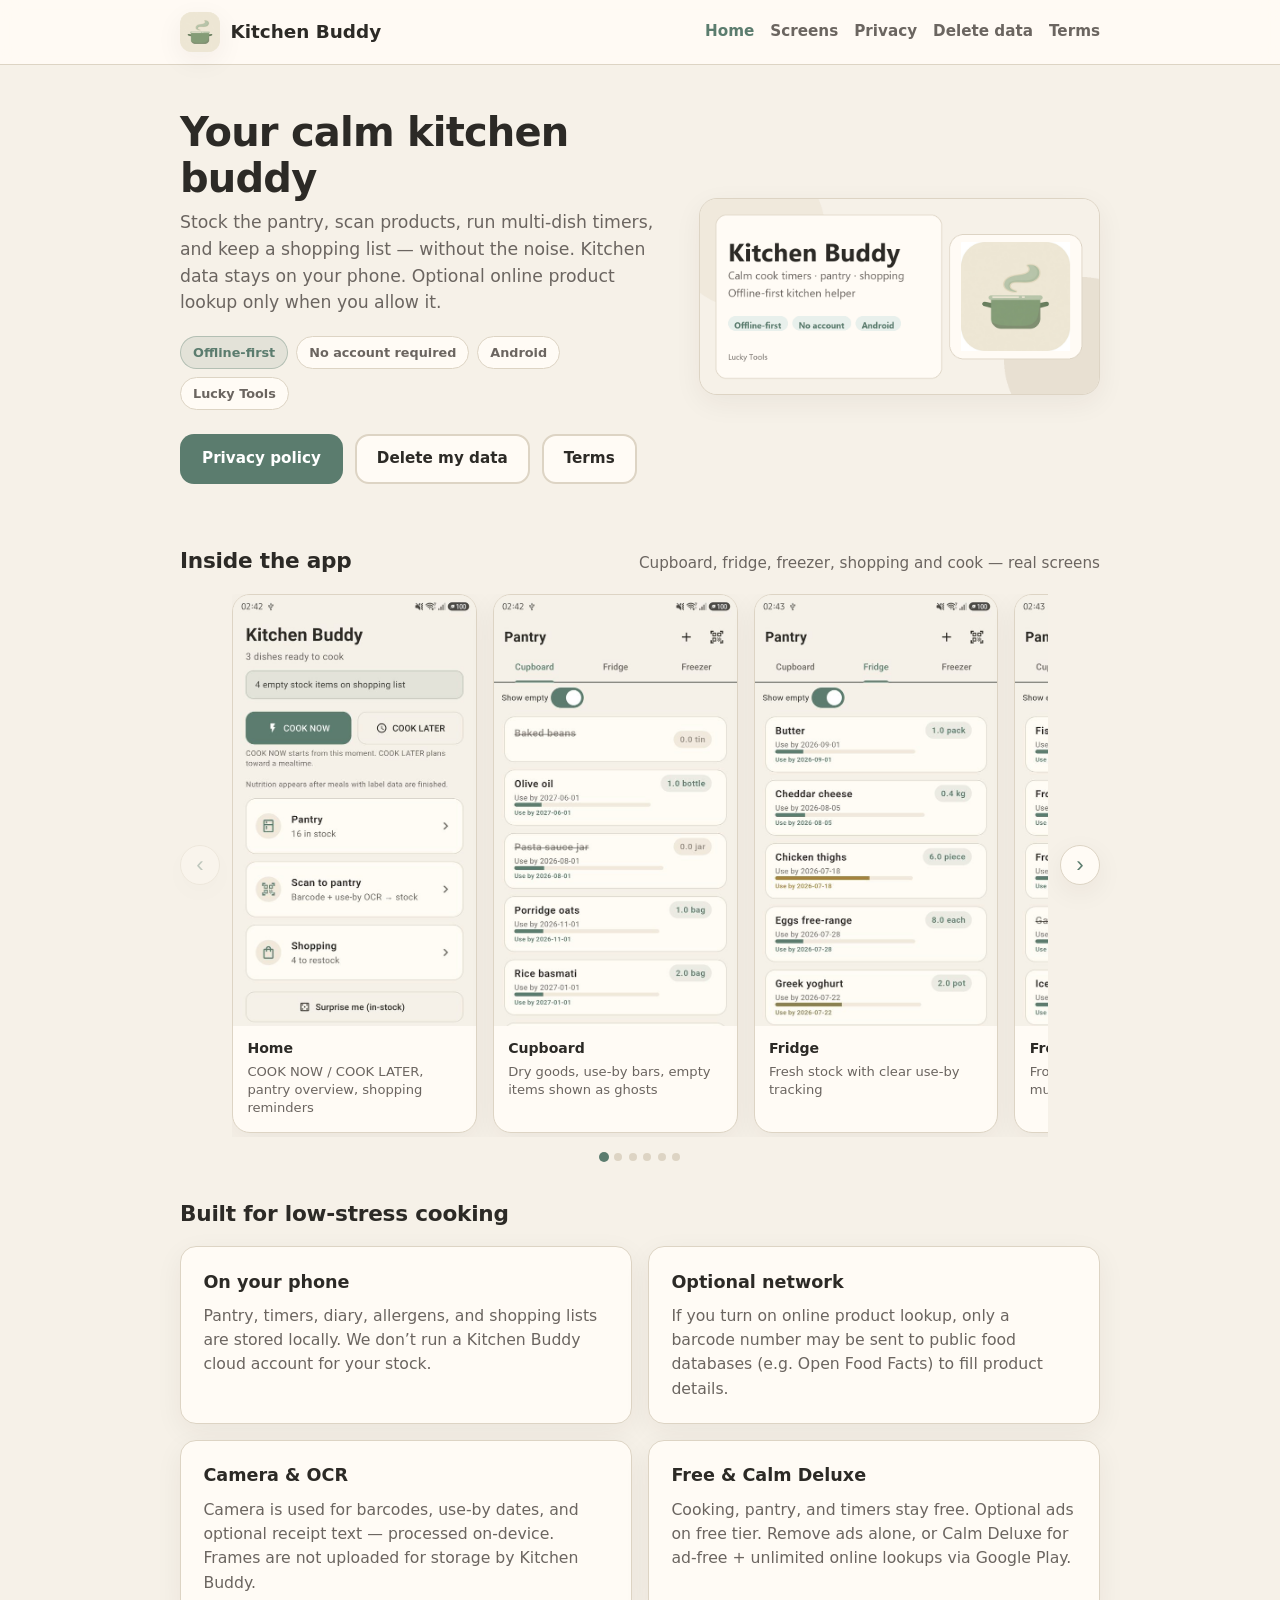
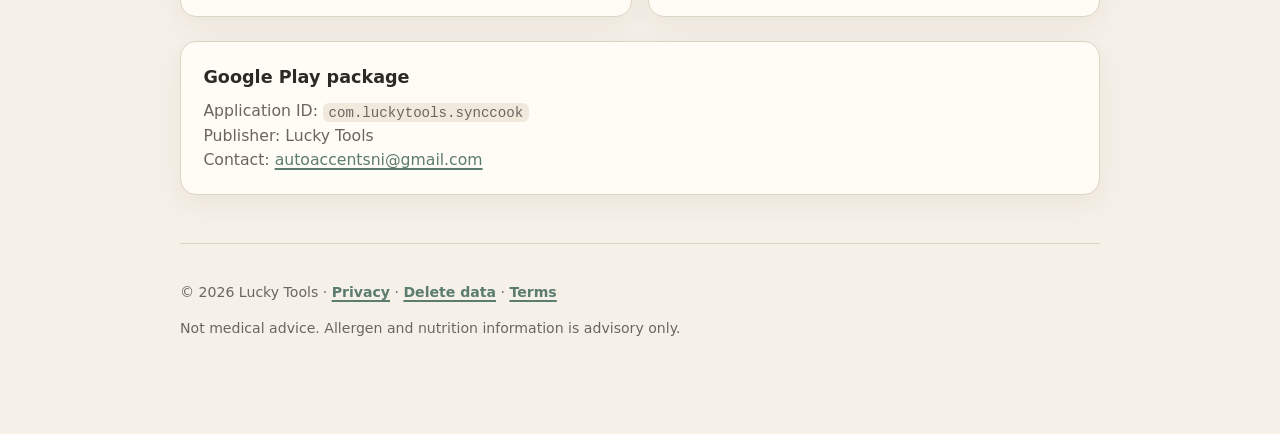
<file: index.html>
<!DOCTYPE html>
<html lang="en-GB">
<head>
  <meta charset="utf-8" />
  <meta name="viewport" content="width=device-width, initial-scale=1" />
  <title>Kitchen Buddy — calm kitchen, on your phone</title>
  <meta name="description" content="Kitchen Buddy is a calm, privacy-first kitchen assistant for Android. Pantry, multi-dish cook timers, shopping lists — offline-first by Lucky Tools." />
  <meta property="og:title" content="Kitchen Buddy" />
  <meta property="og:description" content="Calm cook timers, pantry stock and shopping lists. Offline-first kitchen helper." />
  <meta property="og:image" content="assets/feature_graphic.png" />
  <link rel="stylesheet" href="styles.css" />
  <link rel="icon" type="image/png" href="assets/icon_512.png" />
  <link rel="apple-touch-icon" href="assets/icon_512.png" />
</head>
<body>
  <header class="site-header">
    <div class="inner">
      <a class="brand" href="index.html">
        <span class="brand-mark" aria-hidden="true">
          <img src="assets/icon_512.png" alt="" width="40" height="40" />
        </span>
        Kitchen Buddy
      </a>
      <nav class="nav" aria-label="Main">
        <a href="index.html" aria-current="page">Home</a>
        <a href="#screens">Screens</a>
        <a href="privacy.html">Privacy</a>
        <a href="delete-data.html">Delete data</a>
        <a href="terms.html">Terms</a>
      </nav>
    </div>
  </header>

  <main class="wrap">
    <section class="hero">
      <div>
        <h1>Your calm kitchen buddy</h1>
        <p class="lede">
          Stock the pantry, scan products, run multi-dish timers, and keep a shopping
          list — without the noise. Kitchen data stays on your phone. Optional online
          product lookup only when you allow it.
        </p>
        <div class="badge-row">
          <span class="badge accent">Offline-first</span>
          <span class="badge">No account required</span>
          <span class="badge">Android</span>
          <span class="badge">Lucky Tools</span>
        </div>
        <div class="btn-row">
          <a class="btn btn-primary" href="privacy.html">Privacy policy</a>
          <a class="btn btn-secondary" href="delete-data.html">Delete my data</a>
          <a class="btn btn-secondary" href="terms.html">Terms</a>
        </div>
      </div>
      <div class="hero-visual">
        <img
          class="hero-feature"
          src="assets/feature_graphic.png"
          width="1024"
          height="500"
          alt="Kitchen Buddy — calm cook timers, pantry, shopping. Offline-first kitchen helper by Lucky Tools."
        />
      </div>
    </section>

    <section class="section" id="screens" aria-labelledby="screens-title">
      <div class="section-head">
        <h2 id="screens-title">Inside the app</h2>
        <p>Cupboard, fridge, freezer, shopping and cook — real screens</p>
      </div>

      <div class="lc-carousel" aria-roledescription="carousel" aria-label="Kitchen Buddy screenshots">
        <button class="lc-carousel-btn lc-carousel-prev" type="button" aria-label="Previous screenshot">&#8249;</button>

        <div class="lc-carousel-track" id="shotsTrack">
          <article class="shot-card">
            <figure>
              <img src="assets/01_home.jpg" alt="Kitchen Buddy home screen with COOK NOW and COOK LATER" loading="lazy" />
            </figure>
            <figcaption>
              Home
              <span>COOK NOW / COOK LATER, pantry overview, shopping reminders</span>
            </figcaption>
          </article>
          <article class="shot-card">
            <figure>
              <img src="assets/02_pantry_cupboard.jpg" alt="Cupboard pantry with pasta, rice and oils" loading="lazy" />
            </figure>
            <figcaption>
              Cupboard
              <span>Dry goods, use-by bars, empty items shown as ghosts</span>
            </figcaption>
          </article>
          <article class="shot-card">
            <figure>
              <img src="assets/03_pantry_fridge.jpg" alt="Fridge pantry with milk, eggs, chicken and cheese" loading="lazy" />
            </figure>
            <figcaption>
              Fridge
              <span>Fresh stock with clear use-by tracking</span>
            </figcaption>
          </article>
          <article class="shot-card">
            <figure>
              <img src="assets/04_pantry_freezer.jpg" alt="Freezer pantry with peas, fish fingers and ice cream" loading="lazy" />
            </figure>
            <figcaption>
              Freezer
              <span>Frozen favourites ready for multi-dish cooking</span>
            </figcaption>
          </article>
          <article class="shot-card">
            <figure>
              <img src="assets/05_shopping.jpg" alt="Shopping list grouped by store with Restock buttons" loading="lazy" />
            </figure>
            <figcaption>
              Shopping
              <span>Empty or low stock, grouped by store, one-tap restock</span>
            </figcaption>
          </article>
          <article class="shot-card">
            <figure>
              <img src="assets/06_cook.jpg" alt="Cook screen with selected dishes and 25 minute meal summary" loading="lazy" />
            </figure>
            <figcaption>
              Cook
              <span>Multi-dish plan, shared finish time, calm step flow</span>
            </figcaption>
          </article>
        </div>

        <button class="lc-carousel-btn lc-carousel-next" type="button" aria-label="Next screenshot">&#8250;</button>
      </div>

      <div class="lc-carousel-dots" id="shotsDots" aria-label="Choose screenshot"></div>
    </section>

    <section class="section" aria-labelledby="features-title">
      <div class="section-head">
        <h2 id="features-title">Built for low-stress cooking</h2>
      </div>
      <div class="grid-2">
        <article class="card">
          <h3>On your phone</h3>
          <p>
            Pantry, timers, diary, allergens, and shopping lists are stored locally.
            We don’t run a Kitchen Buddy cloud account for your stock.
          </p>
        </article>
        <article class="card">
          <h3>Optional network</h3>
          <p>
            If you turn on online product lookup, only a barcode number may be sent
            to public food databases (e.g. Open Food Facts) to fill product details.
          </p>
        </article>
        <article class="card">
          <h3>Camera &amp; OCR</h3>
          <p>
            Camera is used for barcodes, use-by dates, and optional receipt text —
            processed on-device. Frames are not uploaded for storage by Kitchen Buddy.
          </p>
        </article>
        <article class="card">
          <h3>Free &amp; Calm Deluxe</h3>
          <p>
            Cooking, pantry, and timers stay free. Optional ads on free tier.
            Remove ads alone, or Calm Deluxe for ad-free + unlimited online lookups
            via Google Play.
          </p>
        </article>
      </div>
    </section>

    <article class="card meta-card" style="margin-top: 1.5rem">
      <h3>Google Play package</h3>
      <p>
        Application ID: <code>com.luckytools.synccook</code><br />
        Publisher: Lucky Tools<br />
        Contact:
        <a href="mailto:autoaccentsni@gmail.com">autoaccentsni@gmail.com</a>
      </p>
    </article>

    <footer class="site-footer">
      <p>
        © <span id="y"></span> Lucky Tools ·
        <a href="privacy.html">Privacy</a> ·
        <a href="delete-data.html">Delete data</a> ·
        <a href="terms.html">Terms</a>
      </p>
      <p>Not medical advice. Allergen and nutrition information is advisory only.</p>
    </footer>
  </main>
  <script>document.getElementById('y').textContent = new Date().getFullYear();</script>
  <script src="site.js"></script>
</body>
</html>
</file>
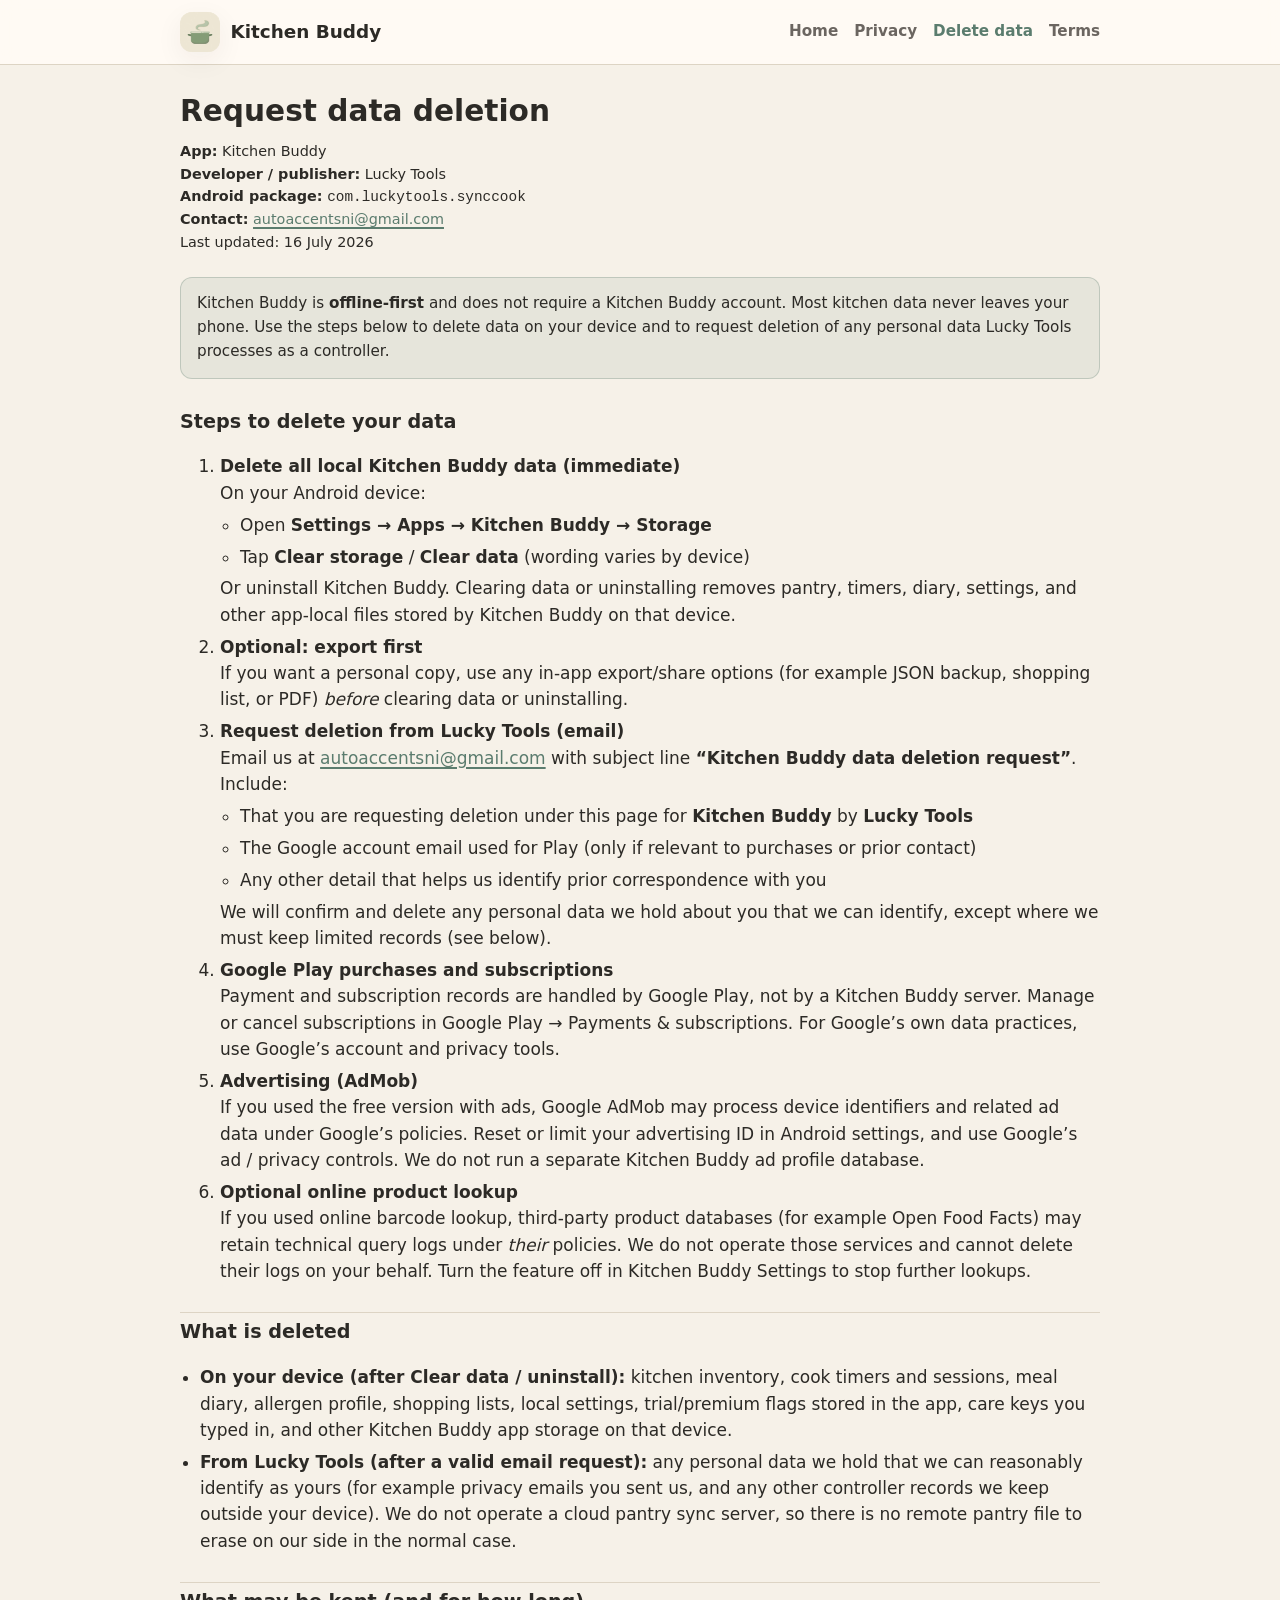
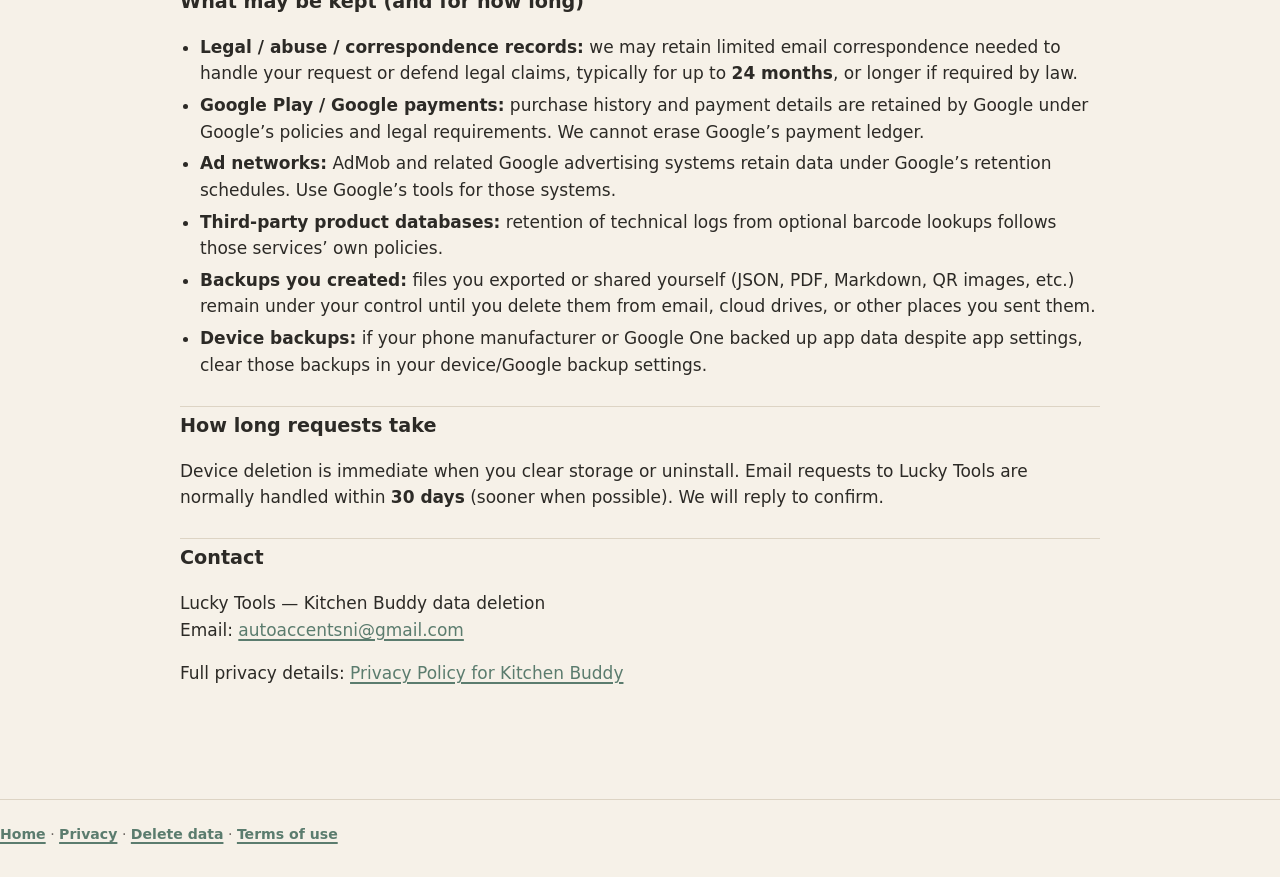
<file: delete-data.html>
<!DOCTYPE html>
<html lang="en-GB">
<head>
  <meta charset="utf-8" />
  <meta name="viewport" content="width=device-width, initial-scale=1" />
  <title>Request data deletion — Kitchen Buddy by Lucky Tools</title>
  <meta name="description" content="How to delete your Kitchen Buddy (Lucky Tools) app data and request deletion of any personal data we process." />
  <link rel="stylesheet" href="styles.css" />
  <link rel="icon" href="data:image/svg+xml,<svg xmlns='http://www.w3.org/2000/svg' viewBox='0 0 100 100'><text y='.9em' font-size='90'>🍲</text></svg>" />
</head>
<body>
  <header class="site-header">
    <div class="inner">
      <a class="brand" href="index.html">
        <span class="brand-mark" aria-hidden="true">
          <img src="assets/icon_512.png" alt="" width="40" height="40" />
        </span>
        Kitchen Buddy
      </a>
      <nav class="nav" aria-label="Main">
        <a href="index.html">Home</a>
        <a href="privacy.html">Privacy</a>
        <a href="delete-data.html" aria-current="page">Delete data</a>
        <a href="terms.html">Terms</a>
      </nav>
    </div>
  </header>

  <main class="wrap doc">
    <h1>Request data deletion</h1>
    <p class="doc-meta">
      <strong>App:</strong> Kitchen Buddy<br />
      <strong>Developer / publisher:</strong> Lucky Tools<br />
      <strong>Android package:</strong> <code>com.luckytools.synccook</code><br />
      <strong>Contact:</strong> <a href="mailto:autoaccentsni@gmail.com?subject=Kitchen%20Buddy%20data%20deletion%20request">autoaccentsni@gmail.com</a><br />
      Last updated: 16 July 2026
    </p>

    <div class="note">
      Kitchen Buddy is <strong>offline-first</strong> and does not require a Kitchen Buddy account.
      Most kitchen data never leaves your phone. Use the steps below to delete data on your device
      and to request deletion of any personal data Lucky Tools processes as a controller.
    </div>

    <h2 id="steps">Steps to delete your data</h2>
    <ol>
      <li>
        <strong>Delete all local Kitchen Buddy data (immediate)</strong><br />
        On your Android device:
        <ul>
          <li>Open <strong>Settings → Apps → Kitchen Buddy → Storage</strong></li>
          <li>Tap <strong>Clear storage</strong> / <strong>Clear data</strong> (wording varies by device)</li>
        </ul>
        Or uninstall Kitchen Buddy. Clearing data or uninstalling removes pantry, timers, diary,
        settings, and other app-local files stored by Kitchen Buddy on that device.
      </li>
      <li>
        <strong>Optional: export first</strong><br />
        If you want a personal copy, use any in-app export/share options (for example JSON backup,
        shopping list, or PDF) <em>before</em> clearing data or uninstalling.
      </li>
      <li>
        <strong>Request deletion from Lucky Tools (email)</strong><br />
        Email us at
        <a href="mailto:autoaccentsni@gmail.com?subject=Kitchen%20Buddy%20data%20deletion%20request">autoaccentsni@gmail.com</a>
        with subject line <strong>“Kitchen Buddy data deletion request”</strong>.
        Include:
        <ul>
          <li>That you are requesting deletion under this page for <strong>Kitchen Buddy</strong> by <strong>Lucky Tools</strong></li>
          <li>The Google account email used for Play (only if relevant to purchases or prior contact)</li>
          <li>Any other detail that helps us identify prior correspondence with you</li>
        </ul>
        We will confirm and delete any personal data we hold about you that we can identify,
        except where we must keep limited records (see below).
      </li>
      <li>
        <strong>Google Play purchases and subscriptions</strong><br />
        Payment and subscription records are handled by Google Play, not by a Kitchen Buddy server.
        Manage or cancel subscriptions in Google Play → Payments &amp; subscriptions.
        For Google’s own data practices, use Google’s account and privacy tools.
      </li>
      <li>
        <strong>Advertising (AdMob)</strong><br />
        If you used the free version with ads, Google AdMob may process device identifiers and
        related ad data under Google’s policies. Reset or limit your advertising ID in Android
        settings, and use Google’s ad / privacy controls. We do not run a separate Kitchen Buddy
        ad profile database.
      </li>
      <li>
        <strong>Optional online product lookup</strong><br />
        If you used online barcode lookup, third-party product databases (for example Open Food Facts)
        may retain technical query logs under <em>their</em> policies. We do not operate those services
        and cannot delete their logs on your behalf. Turn the feature off in Kitchen Buddy Settings
        to stop further lookups.
      </li>
    </ol>

    <h2 id="what-deleted">What is deleted</h2>
    <ul>
      <li>
        <strong>On your device (after Clear data / uninstall):</strong>
        kitchen inventory, cook timers and sessions, meal diary, allergen profile, shopping lists,
        local settings, trial/premium flags stored in the app, care keys you typed in, and other
        Kitchen Buddy app storage on that device.
      </li>
      <li>
        <strong>From Lucky Tools (after a valid email request):</strong>
        any personal data we hold that we can reasonably identify as yours (for example privacy
        emails you sent us, and any other controller records we keep outside your device).
        We do not operate a cloud pantry sync server, so there is no remote pantry file to erase
        on our side in the normal case.
      </li>
    </ul>

    <h2 id="what-kept">What may be kept (and for how long)</h2>
    <ul>
      <li>
        <strong>Legal / abuse / correspondence records:</strong> we may retain limited email
        correspondence needed to handle your request or defend legal claims, typically for up to
        <strong>24 months</strong>, or longer if required by law.
      </li>
      <li>
        <strong>Google Play / Google payments:</strong> purchase history and payment details are
        retained by Google under Google’s policies and legal requirements. We cannot erase Google’s
        payment ledger.
      </li>
      <li>
        <strong>Ad networks:</strong> AdMob and related Google advertising systems retain data
        under Google’s retention schedules. Use Google’s tools for those systems.
      </li>
      <li>
        <strong>Third-party product databases:</strong> retention of technical logs from optional
        barcode lookups follows those services’ own policies.
      </li>
      <li>
        <strong>Backups you created:</strong> files you exported or shared yourself (JSON, PDF,
        Markdown, QR images, etc.) remain under your control until you delete them from email,
        cloud drives, or other places you sent them.
      </li>
      <li>
        <strong>Device backups:</strong> if your phone manufacturer or Google One backed up app
        data despite app settings, clear those backups in your device/Google backup settings.
      </li>
    </ul>

    <h2 id="timing">How long requests take</h2>
    <p>
      Device deletion is immediate when you clear storage or uninstall.
      Email requests to Lucky Tools are normally handled within <strong>30 days</strong>
      (sooner when possible). We will reply to confirm.
    </p>

    <h2 id="contact">Contact</h2>
    <p>
      Lucky Tools — Kitchen Buddy data deletion<br />
      Email:
      <a href="mailto:autoaccentsni@gmail.com?subject=Kitchen%20Buddy%20data%20deletion%20request">autoaccentsni@gmail.com</a>
    </p>
    <p>
      Full privacy details:
      <a href="privacy.html">Privacy Policy for Kitchen Buddy</a>
    </p>
  </main>

  <footer class="site-footer">
    <div class="inner">
      <a href="index.html">Home</a> ·
      <a href="privacy.html">Privacy</a> ·
      <a href="delete-data.html">Delete data</a> ·
      <a href="terms.html">Terms of use</a>
    </div>
  </footer>
</body>
</html>
</file>
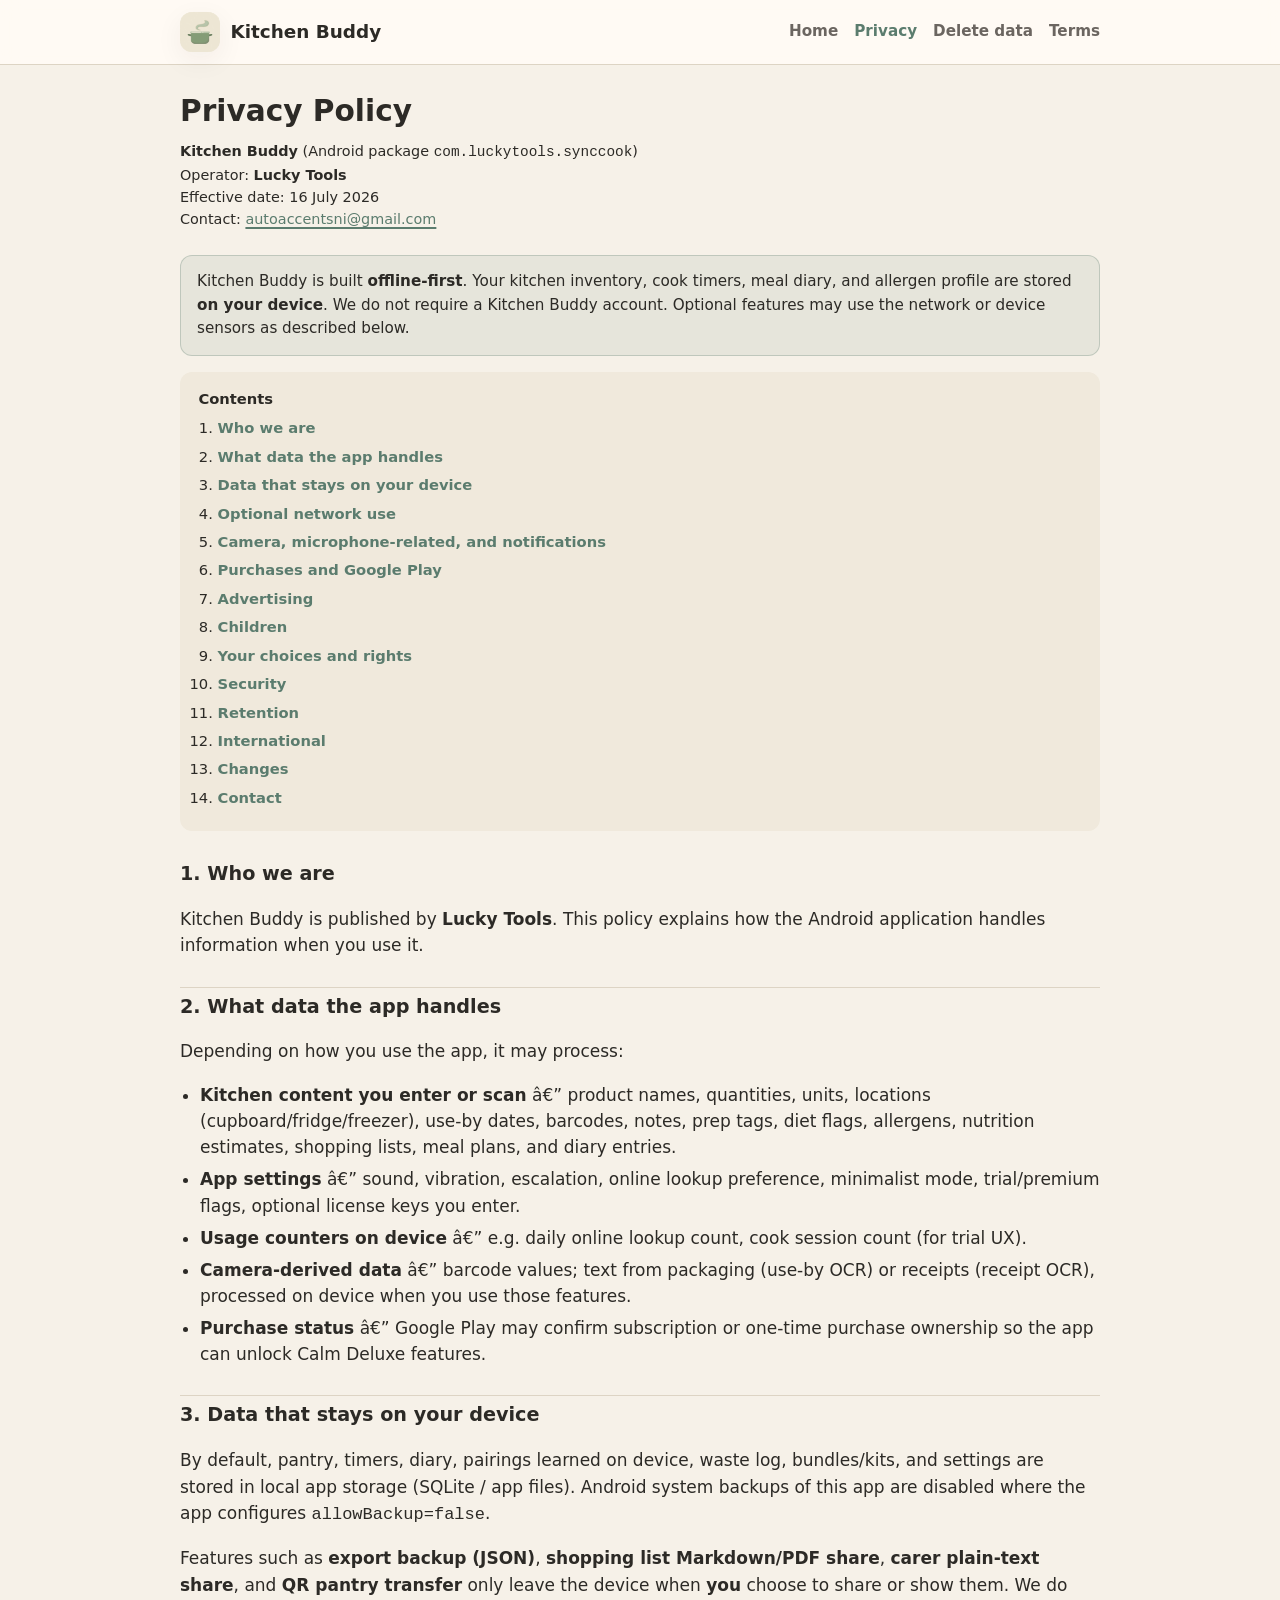
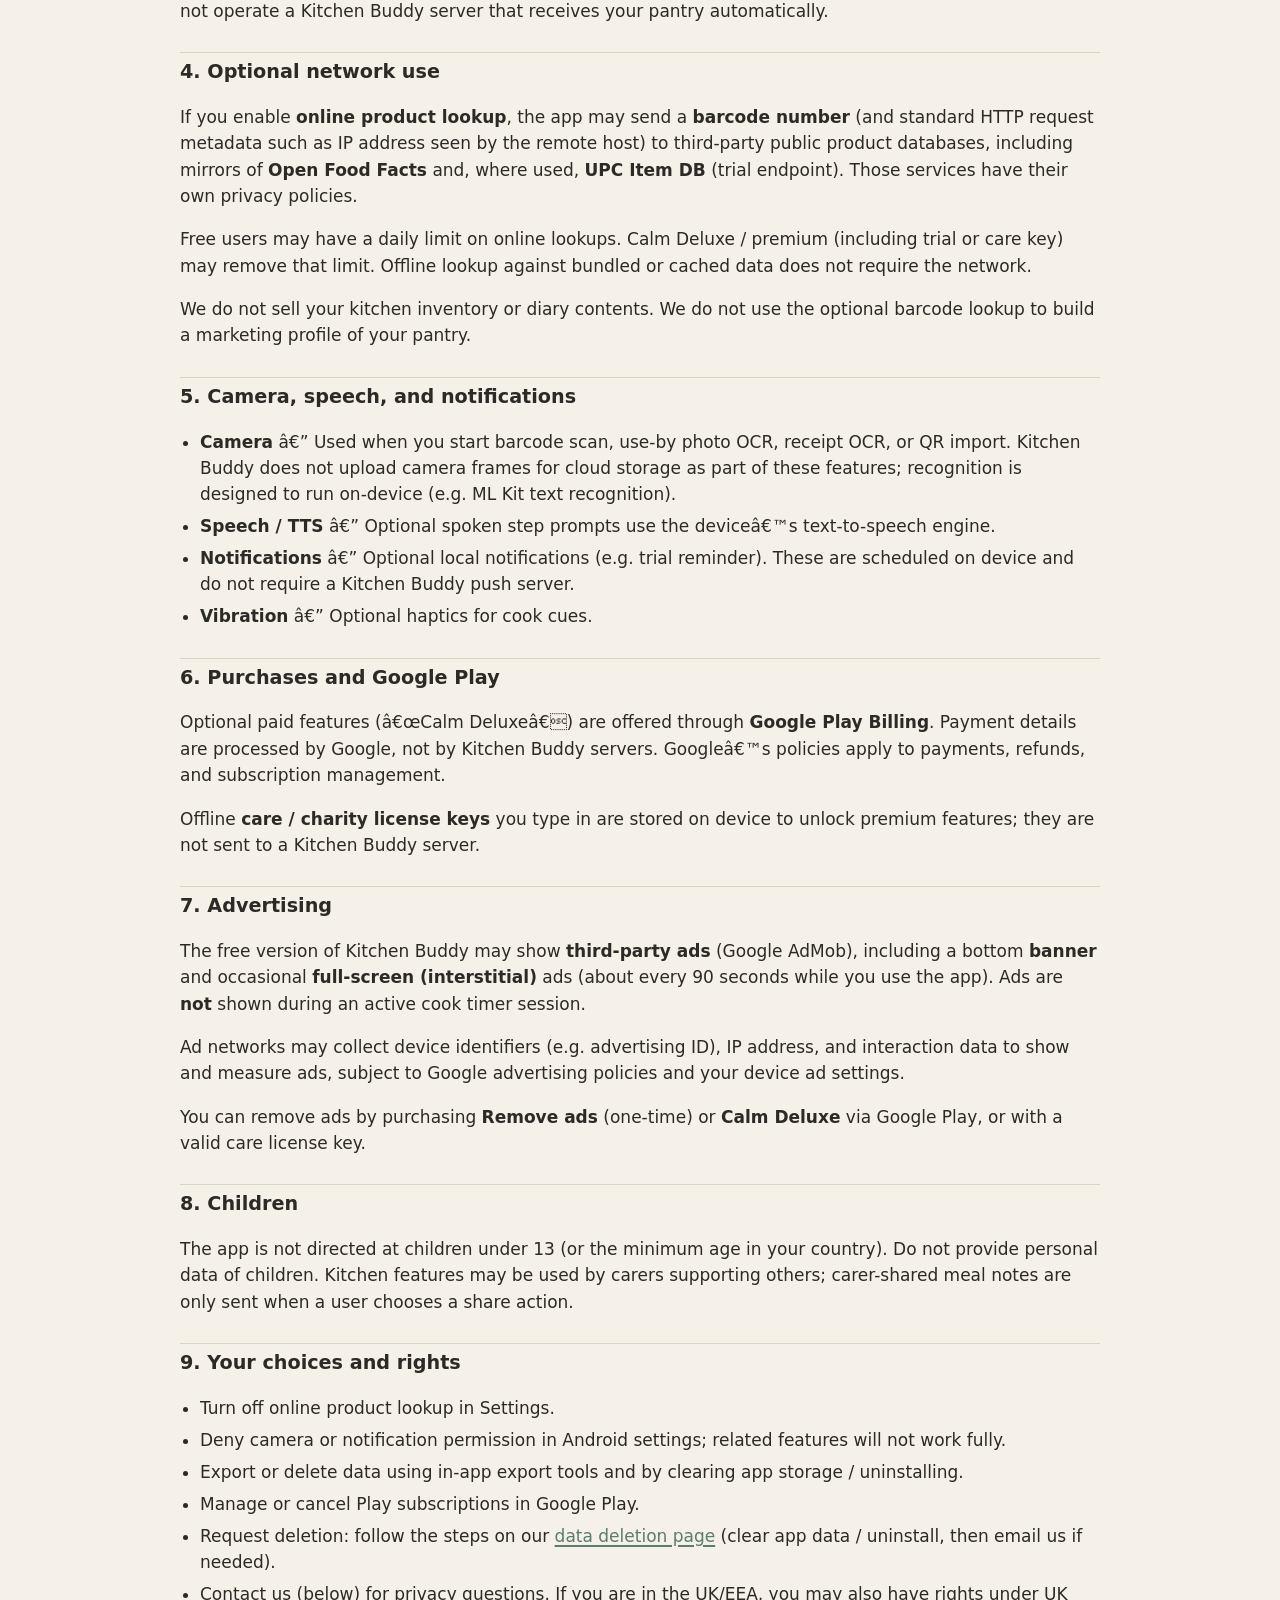
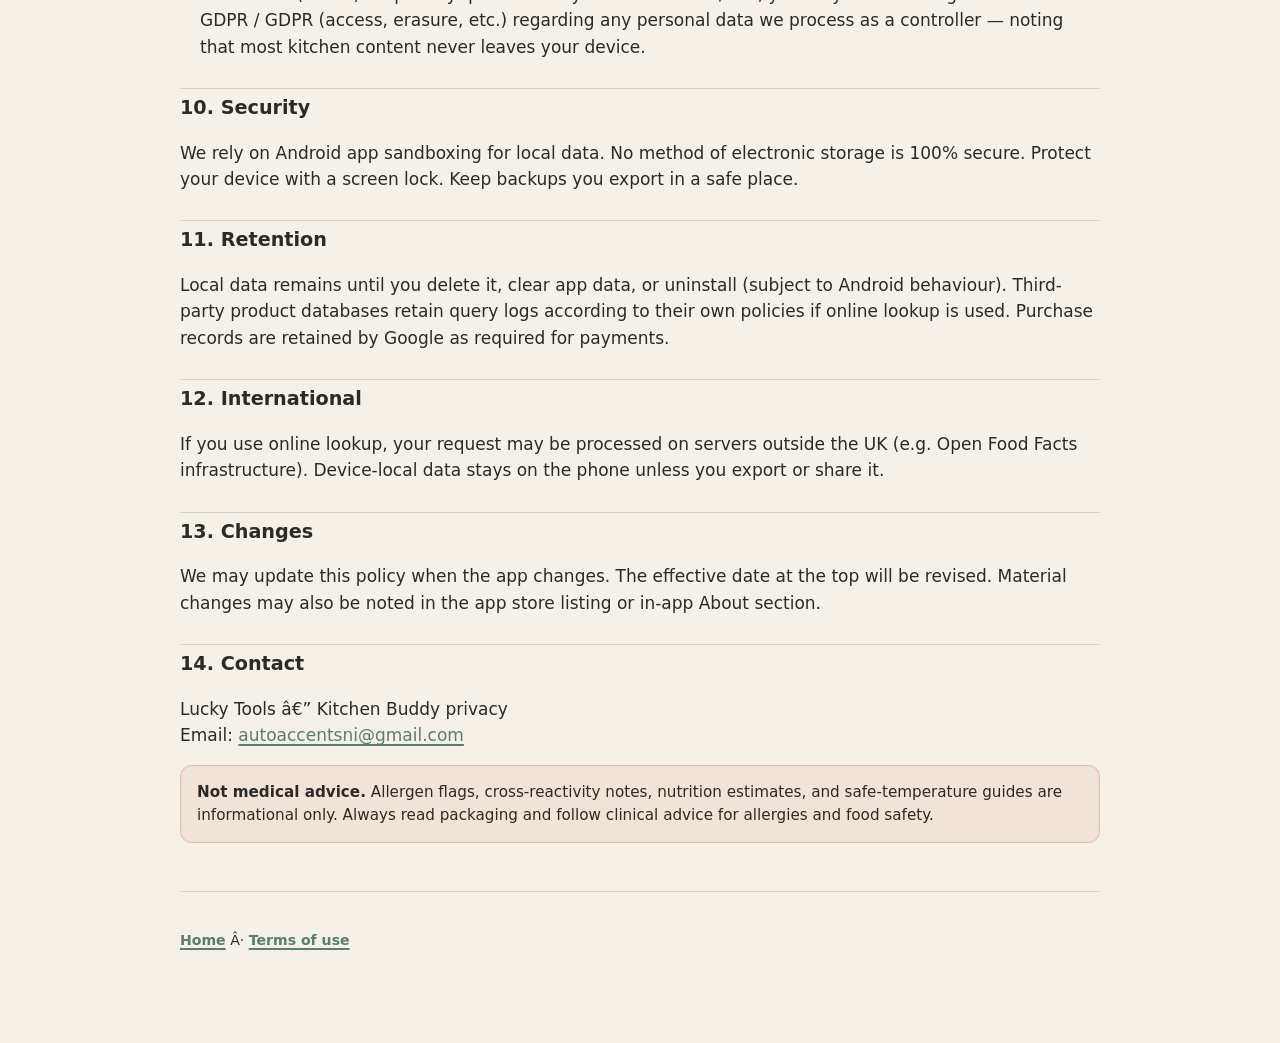
<file: privacy.html>
﻿<!DOCTYPE html>
<html lang="en-GB">
<head>
  <meta charset="utf-8" />
  <meta name="viewport" content="width=device-width, initial-scale=1" />
  <title>Privacy Policy â€” Kitchen Buddy</title>
  <meta name="description" content="Privacy policy for Kitchen Buddy Android app by Lucky Tools." />
  <link rel="stylesheet" href="styles.css" />
  <link rel="icon" href="data:image/svg+xml,<svg xmlns='http://www.w3.org/2000/svg' viewBox='0 0 100 100'><text y='.9em' font-size='90'>ðŸ¥£</text></svg>" />
</head>
<body>
  <header class="site-header">
    <div class="inner">
      <a class="brand" href="index.html">
        <span class="brand-mark" aria-hidden="true">
          <img src="assets/icon_512.png" alt="" width="40" height="40" />
        </span>
        Kitchen Buddy
      </a>
      <nav class="nav" aria-label="Main">
        <a href="index.html">Home</a>
        <a href="privacy.html" aria-current="page">Privacy</a>
        <a href="delete-data.html">Delete data</a>
        <a href="terms.html">Terms</a>
      </nav>
    </div>
  </header>

  <main class="wrap doc">
    <h1>Privacy Policy</h1>
    <p class="doc-meta">
      <strong>Kitchen Buddy</strong> (Android package <code>com.luckytools.synccook</code>)<br />
      Operator: <strong>Lucky Tools</strong><br />
      Effective date: 16 July 2026<br />
      Contact: <a href="mailto:autoaccentsni@gmail.com">autoaccentsni@gmail.com</a>
    </p>

    <div class="note">
      Kitchen Buddy is built <strong>offline-first</strong>. Your kitchen inventory, cook timers,
      meal diary, and allergen profile are stored <strong>on your device</strong>. We do not require
      a Kitchen Buddy account. Optional features may use the network or device sensors as described below.
    </div>

    <nav class="toc" aria-label="Contents">
      <strong>Contents</strong>
      <ol>
        <li><a href="#who">Who we are</a></li>
        <li><a href="#data">What data the app handles</a></li>
        <li><a href="#device">Data that stays on your device</a></li>
        <li><a href="#network">Optional network use</a></li>
        <li><a href="#sensors">Camera, microphone-related, and notifications</a></li>
        <li><a href="#purchases">Purchases and Google Play</a></li>
        <li><a href="#ads">Advertising</a></li>
        <li><a href="#children">Children</a></li>
        <li><a href="#rights">Your choices and rights</a></li>
        <li><a href="#security">Security</a></li>
        <li><a href="#retention">Retention</a></li>
        <li><a href="#transfers">International</a></li>
        <li><a href="#changes">Changes</a></li>
        <li><a href="#contact">Contact</a></li>
      </ol>
    </nav>

    <h2 id="who">1. Who we are</h2>
    <p>
      Kitchen Buddy is published by <strong>Lucky Tools</strong>. This policy explains how the
      Android application handles information when you use it.
    </p>

    <h2 id="data">2. What data the app handles</h2>
    <p>Depending on how you use the app, it may process:</p>
    <ul>
      <li><strong>Kitchen content you enter or scan</strong> â€” product names, quantities, units, locations (cupboard/fridge/freezer), use-by dates, barcodes, notes, prep tags, diet flags, allergens, nutrition estimates, shopping lists, meal plans, and diary entries.</li>
      <li><strong>App settings</strong> â€” sound, vibration, escalation, online lookup preference, minimalist mode, trial/premium flags, optional license keys you enter.</li>
      <li><strong>Usage counters on device</strong> â€” e.g. daily online lookup count, cook session count (for trial UX).</li>
      <li><strong>Camera-derived data</strong> â€” barcode values; text from packaging (use-by OCR) or receipts (receipt OCR), processed on device when you use those features.</li>
      <li><strong>Purchase status</strong> â€” Google Play may confirm subscription or one-time purchase ownership so the app can unlock Calm Deluxe features.</li>
    </ul>

    <h2 id="device">3. Data that stays on your device</h2>
    <p>
      By default, pantry, timers, diary, pairings learned on device, waste log, bundles/kits,
      and settings are stored in local app storage (SQLite / app files). Android system backups
      of this app are disabled where the app configures <code>allowBackup=false</code>.
    </p>
    <p>
      Features such as <strong>export backup (JSON)</strong>, <strong>shopping list Markdown/PDF share</strong>,
      <strong>carer plain-text share</strong>, and <strong>QR pantry transfer</strong> only leave the device
      when <strong>you</strong> choose to share or show them. We do not operate a Kitchen Buddy server that
      receives your pantry automatically.
    </p>

    <h2 id="network">4. Optional network use</h2>
    <p>
      If you enable <strong>online product lookup</strong>, the app may send a <strong>barcode number</strong>
      (and standard HTTP request metadata such as IP address seen by the remote host) to third-party
      public product databases, including mirrors of <strong>Open Food Facts</strong> and, where used,
      <strong>UPC Item DB</strong> (trial endpoint). Those services have their own privacy policies.
    </p>
    <p>
      Free users may have a daily limit on online lookups. Calm Deluxe / premium (including trial or care key)
      may remove that limit. Offline lookup against bundled or cached data does not require the network.
    </p>
    <p>
      We do not sell your kitchen inventory or diary contents. We do not use the optional barcode lookup
      to build a marketing profile of your pantry.
    </p>

    <h2 id="sensors">5. Camera, speech, and notifications</h2>
    <ul>
      <li><strong>Camera</strong> â€” Used when you start barcode scan, use-by photo OCR, receipt OCR, or QR import. Kitchen Buddy does not upload camera frames for cloud storage as part of these features; recognition is designed to run on-device (e.g. ML Kit text recognition).</li>
      <li><strong>Speech / TTS</strong> â€” Optional spoken step prompts use the deviceâ€™s text-to-speech engine.</li>
      <li><strong>Notifications</strong> â€” Optional local notifications (e.g. trial reminder). These are scheduled on device and do not require a Kitchen Buddy push server.</li>
      <li><strong>Vibration</strong> â€” Optional haptics for cook cues.</li>
    </ul>

    <h2 id="purchases">6. Purchases and Google Play</h2>
    <p>
      Optional paid features (â€œCalm Deluxeâ€) are offered through <strong>Google Play Billing</strong>.
      Payment details are processed by Google, not by Kitchen Buddy servers. Googleâ€™s policies apply to
      payments, refunds, and subscription management.
    </p>
    <p>
      Offline <strong>care / charity license keys</strong> you type in are stored on device to unlock premium
      features; they are not sent to a Kitchen Buddy server.
    </p>

    <h2 id="ads">7. Advertising</h2>
    <p>
      The free version of Kitchen Buddy may show <strong>third-party ads</strong> (Google AdMob),
      including a bottom <strong>banner</strong> and occasional <strong>full-screen (interstitial)</strong>
      ads (about every 90 seconds while you use the app). Ads are <strong>not</strong> shown during an
      active cook timer session.
    </p>
    <p>
      Ad networks may collect device identifiers (e.g. advertising ID), IP address, and interaction data
      to show and measure ads, subject to Google advertising policies and your device ad settings.
    </p>
    <p>
      You can remove ads by purchasing <strong>Remove ads</strong> (one-time) or <strong>Calm Deluxe</strong>
      via Google Play, or with a valid care license key.
    </p>

    <h2 id="children">8. Children</h2>
    <p>
      The app is not directed at children under 13 (or the minimum age in your country). Do not provide
      personal data of children. Kitchen features may be used by carers supporting others; carer-shared
      meal notes are only sent when a user chooses a share action.
    </p>

    <h2 id="rights">9. Your choices and rights</h2>
    <ul>
      <li>Turn off online product lookup in Settings.</li>
      <li>Deny camera or notification permission in Android settings; related features will not work fully.</li>
      <li>Export or delete data using in-app export tools and by clearing app storage / uninstalling.</li>
      <li>Manage or cancel Play subscriptions in Google Play.</li>
      <li>Request deletion: follow the steps on our <a href="delete-data.html">data deletion page</a> (clear app data / uninstall, then email us if needed).</li>
      <li>Contact us (below) for privacy questions. If you are in the UK/EEA, you may also have rights under UK GDPR / GDPR (access, erasure, etc.) regarding any personal data we process as a controller — noting that most kitchen content never leaves your device.</li>
    </ul>

    <h2 id="security">10. Security</h2>
    <p>
      We rely on Android app sandboxing for local data. No method of electronic storage is 100% secure.
      Protect your device with a screen lock. Keep backups you export in a safe place.
    </p>

    <h2 id="retention">11. Retention</h2>
    <p>
      Local data remains until you delete it, clear app data, or uninstall (subject to Android behaviour).
      Third-party product databases retain query logs according to their own policies if online lookup is used.
      Purchase records are retained by Google as required for payments.
    </p>

    <h2 id="transfers">12. International</h2>
    <p>
      If you use online lookup, your request may be processed on servers outside the UK (e.g. Open Food Facts infrastructure). Device-local data stays on the phone unless you export or share it.
    </p>

    <h2 id="changes">13. Changes</h2>
    <p>
      We may update this policy when the app changes. The effective date at the top will be revised.
      Material changes may also be noted in the app store listing or in-app About section.
    </p>

    <h2 id="contact">14. Contact</h2>
    <p>
      Lucky Tools â€” Kitchen Buddy privacy<br />
      Email: <a href="mailto:autoaccentsni@gmail.com">autoaccentsni@gmail.com</a>
    </p>

    <div class="warn">
      <strong>Not medical advice.</strong> Allergen flags, cross-reactivity notes, nutrition estimates,
      and safe-temperature guides are informational only. Always read packaging and follow clinical advice for allergies and food safety.
    </div>

    <footer class="site-footer">
      <p><a href="index.html">Home</a> Â· <a href="terms.html">Terms of use</a></p>
    </footer>
  </main>
</body>
</html>
</file>
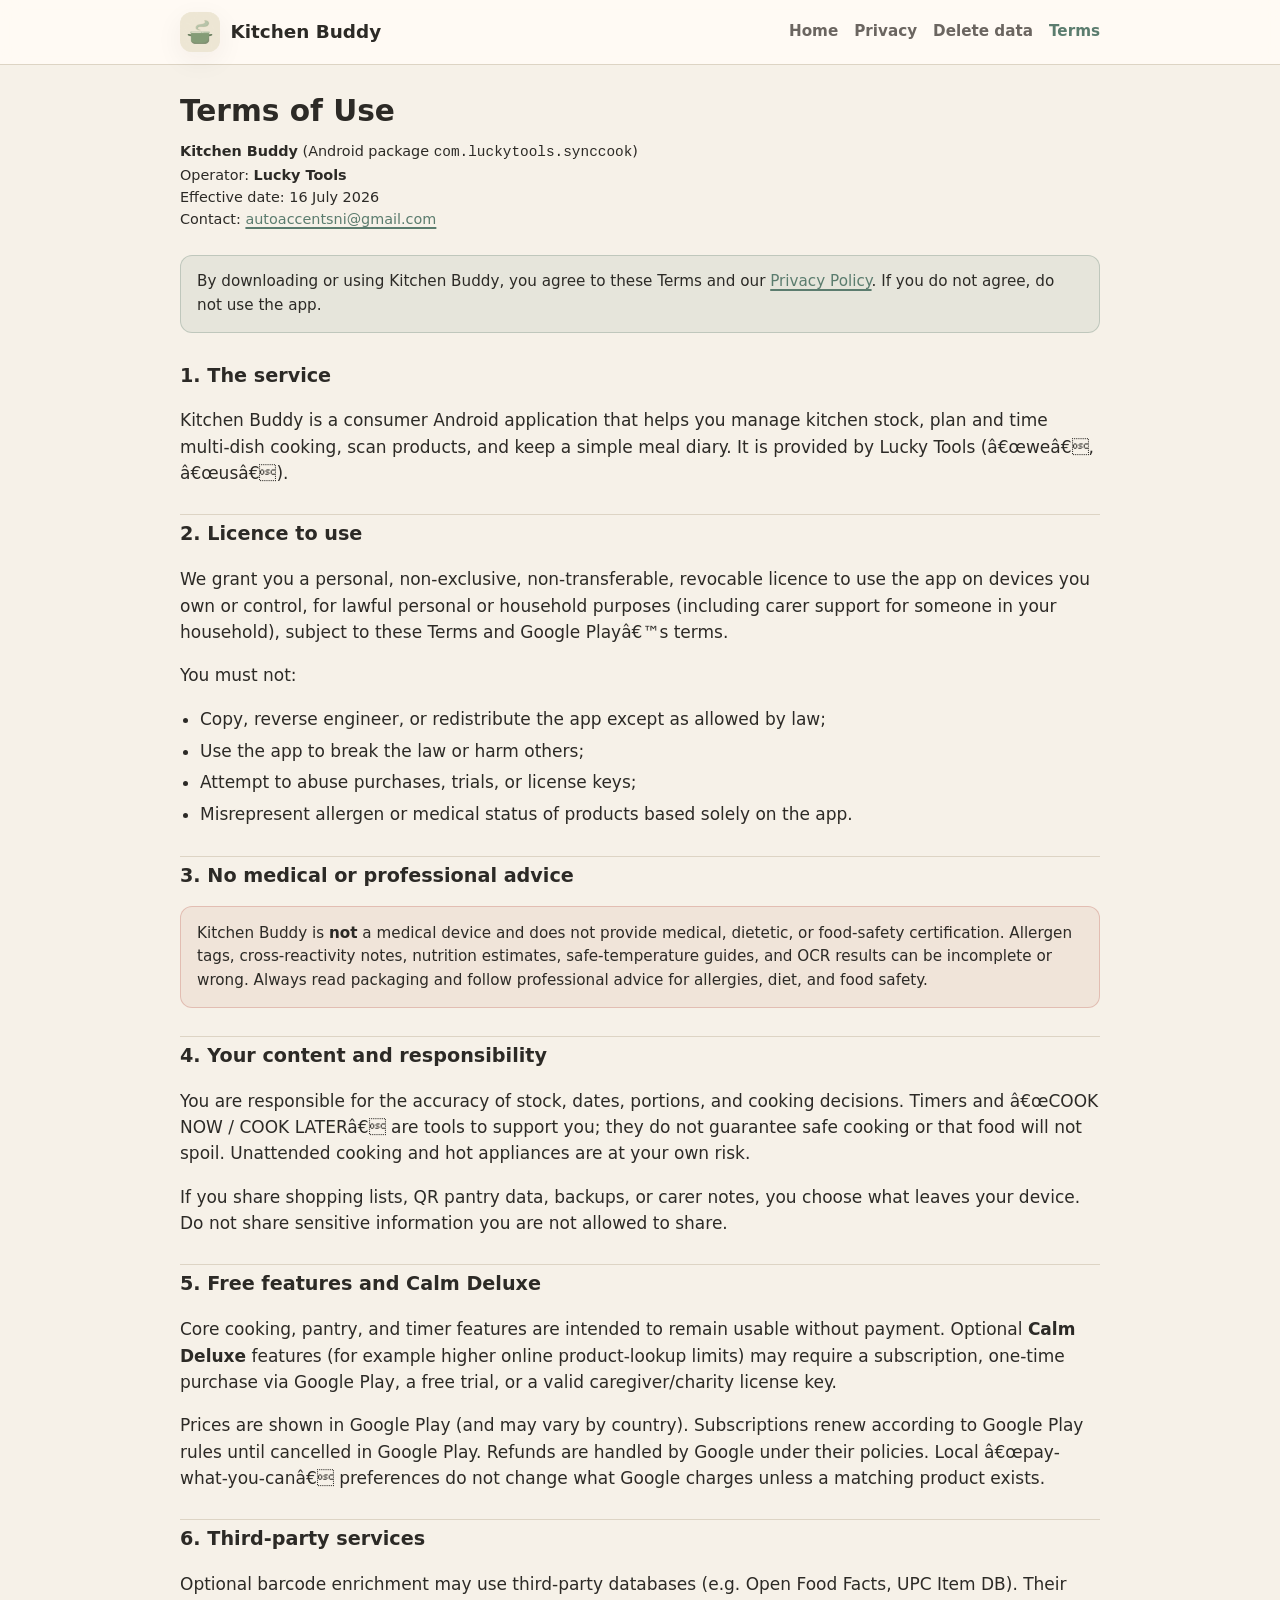
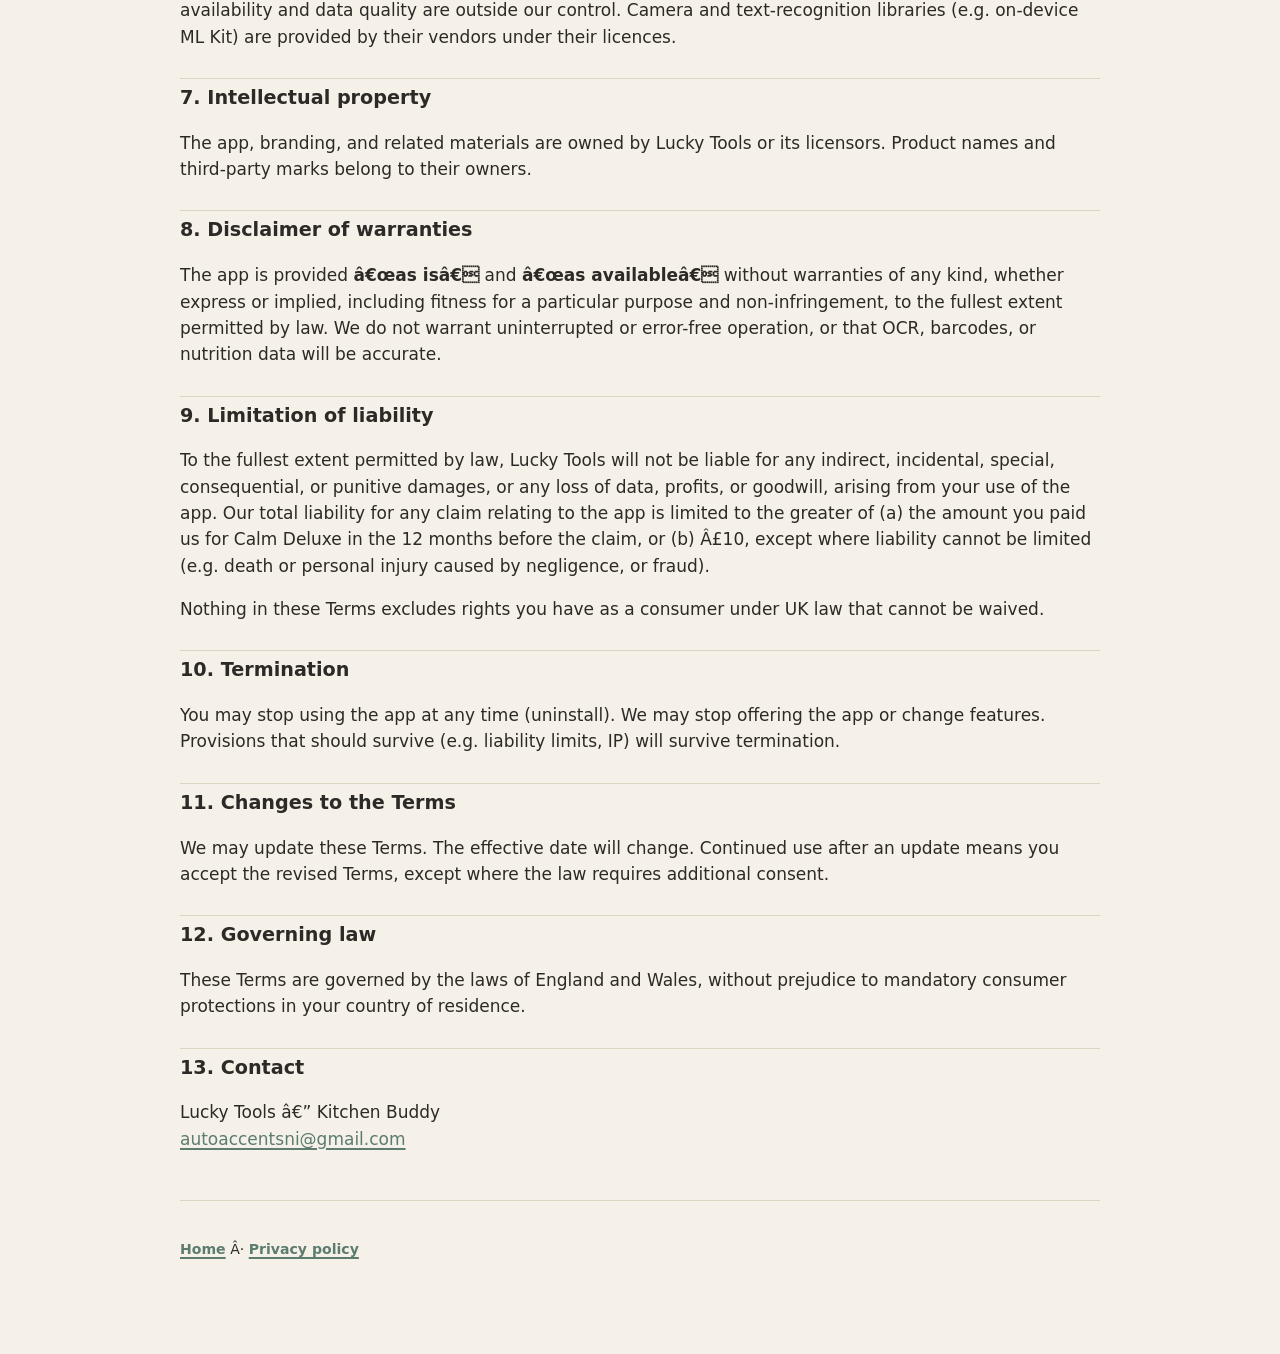
<file: terms.html>
﻿<!DOCTYPE html>
<html lang="en-GB">
<head>
  <meta charset="utf-8" />
  <meta name="viewport" content="width=device-width, initial-scale=1" />
  <title>Terms of Use â€” Kitchen Buddy</title>
  <meta name="description" content="Terms of use for Kitchen Buddy Android app by Lucky Tools." />
  <link rel="stylesheet" href="styles.css" />
  <link rel="icon" href="data:image/svg+xml,<svg xmlns='http://www.w3.org/2000/svg' viewBox='0 0 100 100'><text y='.9em' font-size='90'>ðŸ¥£</text></svg>" />
</head>
<body>
  <header class="site-header">
    <div class="inner">
      <a class="brand" href="index.html">
        <span class="brand-mark" aria-hidden="true">
          <img src="assets/icon_512.png" alt="" width="40" height="40" />
        </span>
        Kitchen Buddy
      </a>
      <nav class="nav" aria-label="Main">
        <a href="index.html">Home</a>
        <a href="privacy.html">Privacy</a>
        <a href="delete-data.html">Delete data</a>
        <a href="terms.html" aria-current="page">Terms</a>
      </nav>
    </div>
  </header>

  <main class="wrap doc">
    <h1>Terms of Use</h1>
    <p class="doc-meta">
      <strong>Kitchen Buddy</strong> (Android package <code>com.luckytools.synccook</code>)<br />
      Operator: <strong>Lucky Tools</strong><br />
      Effective date: 16 July 2026<br />
      Contact: <a href="mailto:autoaccentsni@gmail.com">autoaccentsni@gmail.com</a>
    </p>

    <div class="note">
      By downloading or using Kitchen Buddy, you agree to these Terms and our
      <a href="privacy.html">Privacy Policy</a>. If you do not agree, do not use the app.
    </div>

    <h2>1. The service</h2>
    <p>
      Kitchen Buddy is a consumer Android application that helps you manage kitchen stock,
      plan and time multi-dish cooking, scan products, and keep a simple meal diary. It is
      provided by Lucky Tools (â€œweâ€, â€œusâ€).
    </p>

    <h2>2. Licence to use</h2>
    <p>
      We grant you a personal, non-exclusive, non-transferable, revocable licence to use the
      app on devices you own or control, for lawful personal or household purposes (including
      carer support for someone in your household), subject to these Terms and Google Playâ€™s terms.
    </p>
    <p>You must not:</p>
    <ul>
      <li>Copy, reverse engineer, or redistribute the app except as allowed by law;</li>
      <li>Use the app to break the law or harm others;</li>
      <li>Attempt to abuse purchases, trials, or license keys;</li>
      <li>Misrepresent allergen or medical status of products based solely on the app.</li>
    </ul>

    <h2>3. No medical or professional advice</h2>
    <div class="warn">
      Kitchen Buddy is <strong>not</strong> a medical device and does not provide medical,
      dietetic, or food-safety certification. Allergen tags, cross-reactivity notes, nutrition
      estimates, safe-temperature guides, and OCR results can be incomplete or wrong.
      Always read packaging and follow professional advice for allergies, diet, and food safety.
    </div>

    <h2>4. Your content and responsibility</h2>
    <p>
      You are responsible for the accuracy of stock, dates, portions, and cooking decisions.
      Timers and â€œCOOK NOW / COOK LATERâ€ are tools to support you; they do not guarantee safe
      cooking or that food will not spoil. Unattended cooking and hot appliances are at your own risk.
    </p>
    <p>
      If you share shopping lists, QR pantry data, backups, or carer notes, you choose what leaves
      your device. Do not share sensitive information you are not allowed to share.
    </p>

    <h2>5. Free features and Calm Deluxe</h2>
    <p>
      Core cooking, pantry, and timer features are intended to remain usable without payment.
      Optional <strong>Calm Deluxe</strong> features (for example higher online product-lookup limits)
      may require a subscription, one-time purchase via Google Play, a free trial, or a valid
      caregiver/charity license key.
    </p>
    <p>
      Prices are shown in Google Play (and may vary by country). Subscriptions renew according to
      Google Play rules until cancelled in Google Play. Refunds are handled by Google under their policies.
      Local â€œpay-what-you-canâ€ preferences do not change what Google charges unless a matching product exists.
    </p>

    <h2>6. Third-party services</h2>
    <p>
      Optional barcode enrichment may use third-party databases (e.g. Open Food Facts, UPC Item DB).
      Their availability and data quality are outside our control. Camera and text-recognition libraries
      (e.g. on-device ML Kit) are provided by their vendors under their licences.
    </p>

    <h2>7. Intellectual property</h2>
    <p>
      The app, branding, and related materials are owned by Lucky Tools or its licensors.
      Product names and third-party marks belong to their owners.
    </p>

    <h2>8. Disclaimer of warranties</h2>
    <p>
      The app is provided <strong>â€œas isâ€</strong> and <strong>â€œas availableâ€</strong> without warranties
      of any kind, whether express or implied, including fitness for a particular purpose and
      non-infringement, to the fullest extent permitted by law. We do not warrant uninterrupted or
      error-free operation, or that OCR, barcodes, or nutrition data will be accurate.
    </p>

    <h2>9. Limitation of liability</h2>
    <p>
      To the fullest extent permitted by law, Lucky Tools will not be liable for any indirect,
      incidental, special, consequential, or punitive damages, or any loss of data, profits, or
      goodwill, arising from your use of the app. Our total liability for any claim relating to the
      app is limited to the greater of (a) the amount you paid us for Calm Deluxe in the 12 months
      before the claim, or (b) Â£10, except where liability cannot be limited (e.g. death or personal
      injury caused by negligence, or fraud).
    </p>
    <p>
      Nothing in these Terms excludes rights you have as a consumer under UK law that cannot be waived.
    </p>

    <h2>10. Termination</h2>
    <p>
      You may stop using the app at any time (uninstall). We may stop offering the app or change
      features. Provisions that should survive (e.g. liability limits, IP) will survive termination.
    </p>

    <h2>11. Changes to the Terms</h2>
    <p>
      We may update these Terms. The effective date will change. Continued use after an update
      means you accept the revised Terms, except where the law requires additional consent.
    </p>

    <h2>12. Governing law</h2>
    <p>
      These Terms are governed by the laws of England and Wales, without prejudice to mandatory
      consumer protections in your country of residence.
    </p>

    <h2>13. Contact</h2>
    <p>
      Lucky Tools â€” Kitchen Buddy<br />
      <a href="mailto:autoaccentsni@gmail.com">autoaccentsni@gmail.com</a>
    </p>

    <footer class="site-footer">
      <p><a href="index.html">Home</a> Â· <a href="privacy.html">Privacy policy</a></p>
    </footer>
  </main>
</body>
</html>
</file>
<file: styles.css>
/* Kitchen Buddy — calm oatmeal theme (matches app) */
:root {
  --bg: #f6f1e8;
  --surface: #fffbf5;
  --surface-high: #f0e9dc;
  --ink: #2c2a26;
  --muted: #6b6560;
  --accent: #5b7c6e;
  --accent-soft: #8fa99a;
  --border: #ddd4c4;
  --danger: #b54a3c;
  --radius: 16px;
  --shadow: 0 8px 28px rgba(44, 42, 38, 0.06);
  --max: 960px;
  --font: "Segoe UI", system-ui, -apple-system, Roboto, "Helvetica Neue", Arial, sans-serif;
}

*,
*::before,
*::after {
  box-sizing: border-box;
}

html {
  scroll-behavior: smooth;
}

body {
  margin: 0;
  font-family: var(--font);
  background: var(--bg);
  color: var(--ink);
  line-height: 1.55;
  font-size: 17px;
  min-height: 100vh;
}

img {
  max-width: 100%;
  height: auto;
  display: block;
}

a {
  color: var(--accent);
  text-decoration-thickness: 1.5px;
  text-underline-offset: 3px;
}

a:hover {
  color: #4a675a;
}

.wrap {
  max-width: var(--max);
  margin: 0 auto;
  padding: 0 1.25rem 3rem;
}

/* Header */
.site-header {
  background: rgba(255, 251, 245, 0.92);
  border-bottom: 1px solid var(--border);
  position: sticky;
  top: 0;
  z-index: 20;
  backdrop-filter: blur(10px);
}

.site-header .inner {
  max-width: var(--max);
  margin: 0 auto;
  padding: 0.75rem 1.25rem;
  display: flex;
  align-items: center;
  justify-content: space-between;
  gap: 1rem;
  flex-wrap: wrap;
}

.brand {
  display: flex;
  align-items: center;
  gap: 0.65rem;
  text-decoration: none;
  color: var(--ink);
  font-weight: 700;
  font-size: 1.15rem;
}

.brand-mark {
  width: 40px;
  height: 40px;
  border-radius: 12px;
  overflow: hidden;
  box-shadow: var(--shadow);
  flex-shrink: 0;
  background: var(--surface-high);
}

.brand-mark img {
  width: 100%;
  height: 100%;
  object-fit: cover;
}

.nav {
  display: flex;
  gap: 0.35rem 1rem;
  flex-wrap: wrap;
  font-size: 0.95rem;
}

.nav a {
  color: var(--muted);
  text-decoration: none;
  font-weight: 600;
}

.nav a:hover,
.nav a[aria-current="page"] {
  color: var(--accent);
}

/* Hero */
.hero {
  padding: 2rem 0 1rem;
  display: grid;
  gap: 1.75rem;
  align-items: center;
}

@media (min-width: 800px) {
  .hero {
    grid-template-columns: 1.1fr 0.9fr;
    padding: 2.75rem 0 1.5rem;
  }
}

.hero h1 {
  margin: 0 0 0.5rem;
  font-size: clamp(1.85rem, 4vw, 2.5rem);
  font-weight: 800;
  letter-spacing: -0.02em;
  line-height: 1.15;
}

.hero .lede {
  margin: 0;
  color: var(--muted);
  font-size: 1.08rem;
  max-width: 36em;
}

.hero-visual {
  position: relative;
}

.hero-feature {
  width: 100%;
  border-radius: 18px;
  border: 1px solid var(--border);
  box-shadow: var(--shadow);
  background: var(--surface);
}

.badge-row {
  display: flex;
  flex-wrap: wrap;
  gap: 0.5rem;
  margin-top: 1.25rem;
}

.badge {
  display: inline-block;
  padding: 0.35rem 0.75rem;
  border-radius: 999px;
  background: var(--surface);
  border: 1px solid var(--border);
  font-size: 0.8rem;
  font-weight: 600;
  color: var(--muted);
}

.badge.accent {
  background: rgba(91, 124, 110, 0.12);
  border-color: rgba(91, 124, 110, 0.35);
  color: var(--accent);
}

/* Section */
.section {
  margin: 2.25rem 0 1rem;
}

.section-head {
  display: flex;
  flex-wrap: wrap;
  align-items: baseline;
  justify-content: space-between;
  gap: 0.5rem 1rem;
  margin-bottom: 1rem;
}

.section-head h2 {
  margin: 0;
  font-size: 1.35rem;
  font-weight: 800;
  letter-spacing: -0.01em;
}

.section-head p {
  margin: 0;
  color: var(--muted);
  font-size: 0.95rem;
}

/* Screenshot gallery (legacy — no longer used now the carousel is in place,
   safe to delete once you've confirmed the carousel works) */
.shot-gallery {
  display: grid;
  grid-template-columns: repeat(2, 1fr);
  gap: 0.85rem;
}

@media (min-width: 720px) {
  .shot-gallery {
    grid-template-columns: repeat(3, 1fr);
    gap: 1rem;
  }
}

.shot-card {
  background: var(--surface);
  border: 1px solid var(--border);
  border-radius: 18px;
  overflow: hidden;
  box-shadow: var(--shadow);
  display: flex;
  flex-direction: column;
}

.shot-card figure {
  margin: 0;
  background: #ebe4d8;
  aspect-ratio: 9 / 16;
  overflow: hidden;
}

.shot-card img {
  width: 100%;
  height: 100%;
  object-fit: cover;
  object-position: top center;
}

.shot-card figcaption {
  padding: 0.75rem 0.9rem 0.95rem;
  font-size: 0.88rem;
  font-weight: 700;
  color: var(--ink);
}

.shot-card figcaption span {
  display: block;
  margin-top: 0.2rem;
  font-weight: 500;
  color: var(--muted);
  font-size: 0.82rem;
  line-height: 1.35;
}

/* Feature cards */
.card {
  background: var(--surface);
  border: 1px solid var(--border);
  border-radius: var(--radius);
  padding: 1.35rem 1.4rem;
  margin: 0;
  box-shadow: var(--shadow);
}

.card h2,
.card h3 {
  margin: 0 0 0.5rem;
  font-size: 1.1rem;
}

.card p {
  margin: 0;
  color: var(--muted);
  font-size: 0.98rem;
}

.grid-2 {
  display: grid;
  gap: 1rem;
}

@media (min-width: 560px) {
  .grid-2 {
    grid-template-columns: 1fr 1fr;
  }
}

.btn-row {
  display: flex;
  flex-wrap: wrap;
  gap: 0.75rem;
  margin-top: 1.5rem;
}

.btn {
  display: inline-flex;
  align-items: center;
  justify-content: center;
  min-height: 48px;
  padding: 0.7rem 1.25rem;
  border-radius: 14px;
  font-weight: 700;
  font-size: 0.95rem;
  text-decoration: none;
  border: 2px solid transparent;
  transition: background 0.15s, color 0.15s;
}

.btn-primary {
  background: var(--accent);
  color: #fff;
}

.btn-primary:hover {
  background: #4a675a;
  color: #fff;
}

.btn-secondary {
  background: var(--surface);
  color: var(--ink);
  border-color: var(--border);
}

.btn-secondary:hover {
  background: var(--surface-high);
  color: var(--ink);
}

/* Legal docs */
.doc-meta {
  color: var(--muted);
  font-size: 0.9rem;
  margin: 0 0 1.5rem;
}

.doc h1 {
  font-size: 1.85rem;
  margin: 1.5rem 0 0.35rem;
  font-weight: 800;
}

.doc h2 {
  font-size: 1.2rem;
  margin: 1.75rem 0 0.5rem;
  font-weight: 700;
  color: var(--ink);
  padding-top: 0.25rem;
  border-top: 1px solid var(--border);
}

.doc h2:first-of-type {
  border-top: none;
  padding-top: 0;
}

.doc p,
.doc li {
  color: var(--ink);
}

.doc ul {
  padding-left: 1.25rem;
}

.doc li {
  margin: 0.35rem 0;
}

.doc .note {
  background: rgba(91, 124, 110, 0.1);
  border: 1px solid rgba(91, 124, 110, 0.28);
  border-radius: 12px;
  padding: 0.9rem 1rem;
  font-size: 0.95rem;
  margin: 1rem 0;
}

.doc .warn {
  background: rgba(181, 74, 60, 0.08);
  border: 1px solid rgba(181, 74, 60, 0.25);
  border-radius: 12px;
  padding: 0.9rem 1rem;
  font-size: 0.95rem;
  margin: 1rem 0;
}

/* Footer */
.site-footer {
  margin-top: 3rem;
  padding: 1.5rem 0 2rem;
  border-top: 1px solid var(--border);
  color: var(--muted);
  font-size: 0.88rem;
}

.site-footer a {
  font-weight: 600;
}

.toc {
  background: var(--surface-high);
  border-radius: 12px;
  padding: 1rem 1.15rem;
  margin: 1rem 0 1.5rem;
  font-size: 0.92rem;
}

.toc ol {
  margin: 0.4rem 0 0;
  padding-left: 1.2rem;
}

.toc a {
  text-decoration: none;
  font-weight: 600;
}

.meta-card code {
  font-size: 0.9em;
  background: var(--surface-high);
  padding: 0.1rem 0.35rem;
  border-radius: 6px;
}

/* --- lc-carousel (scroll-snap based, matches Kitchen Buddy theme) --- */
.lc-carousel {
  position: relative;
  display: flex;
  align-items: center;
  gap: 0.75rem;
}

.lc-carousel-track {
  display: flex;
  gap: 1rem;
  overflow-x: auto;
  scroll-snap-type: x mandatory;
  scroll-behavior: smooth;
  -webkit-overflow-scrolling: touch;
  padding-bottom: 0.25rem;
  /* hide native scrollbar; dots + arrows are the real controls */
  scrollbar-width: none;
}
.lc-carousel-track::-webkit-scrollbar {
  display: none;
}

.lc-carousel-track .shot-card {
  flex: 0 0 78%;
  max-width: 260px;
  scroll-snap-align: start;
  background: var(--surface);
  border: 1px solid var(--border);
  border-radius: 18px;
  overflow: hidden;
  box-shadow: var(--shadow);
  display: flex;
  flex-direction: column;
}

@media (min-width: 560px) {
  .lc-carousel-track .shot-card {
    flex-basis: 45%;
  }
}

@media (min-width: 900px) {
  .lc-carousel-track .shot-card {
    flex-basis: 30%;
  }
}

.lc-carousel-track .shot-card figure {
  margin: 0;
  background: #ebe4d8;
  aspect-ratio: 9 / 16;
  overflow: hidden;
}

.lc-carousel-track .shot-card img {
  width: 100%;
  height: 100%;
  object-fit: cover;
  object-position: top center;
}

.lc-carousel-track .shot-card figcaption {
  padding: 0.75rem 0.9rem 0.95rem;
  font-size: 0.88rem;
  font-weight: 700;
  color: var(--ink);
}

.lc-carousel-track .shot-card figcaption span {
  display: block;
  margin-top: 0.2rem;
  font-weight: 500;
  color: var(--muted);
  font-size: 0.82rem;
  line-height: 1.35;
}

.lc-carousel-btn {
  flex: 0 0 auto;
  width: 40px;
  height: 40px;
  border-radius: 50%;
  border: 1px solid var(--border);
  background: var(--surface);
  color: var(--accent);
  font-size: 1.4rem;
  line-height: 1;
  cursor: pointer;
  display: flex;
  align-items: center;
  justify-content: center;
  box-shadow: var(--shadow);
}
.lc-carousel-btn:hover:not(:disabled) {
  background: var(--surface-high);
  color: #4a675a;
}
.lc-carousel-btn:focus-visible {
  outline: 2px solid var(--accent);
  outline-offset: 2px;
}
.lc-carousel-btn:disabled {
  opacity: 0.35;
  cursor: default;
}

.lc-carousel-dots {
  display: flex;
  justify-content: center;
  gap: 0.4rem;
  margin-top: 1rem;
}
.lc-carousel-dots button {
  width: 8px;
  height: 8px;
  border-radius: 50%;
  border: none;
  padding: 0;
  background: var(--border);
  cursor: pointer;
}
.lc-carousel-dots button.active {
  background: var(--accent);
  transform: scale(1.25);
}

@media (max-width: 480px) {
  .lc-carousel-btn {
    width: 34px;
    height: 34px;
    font-size: 1.2rem;
  }
}
</file>
